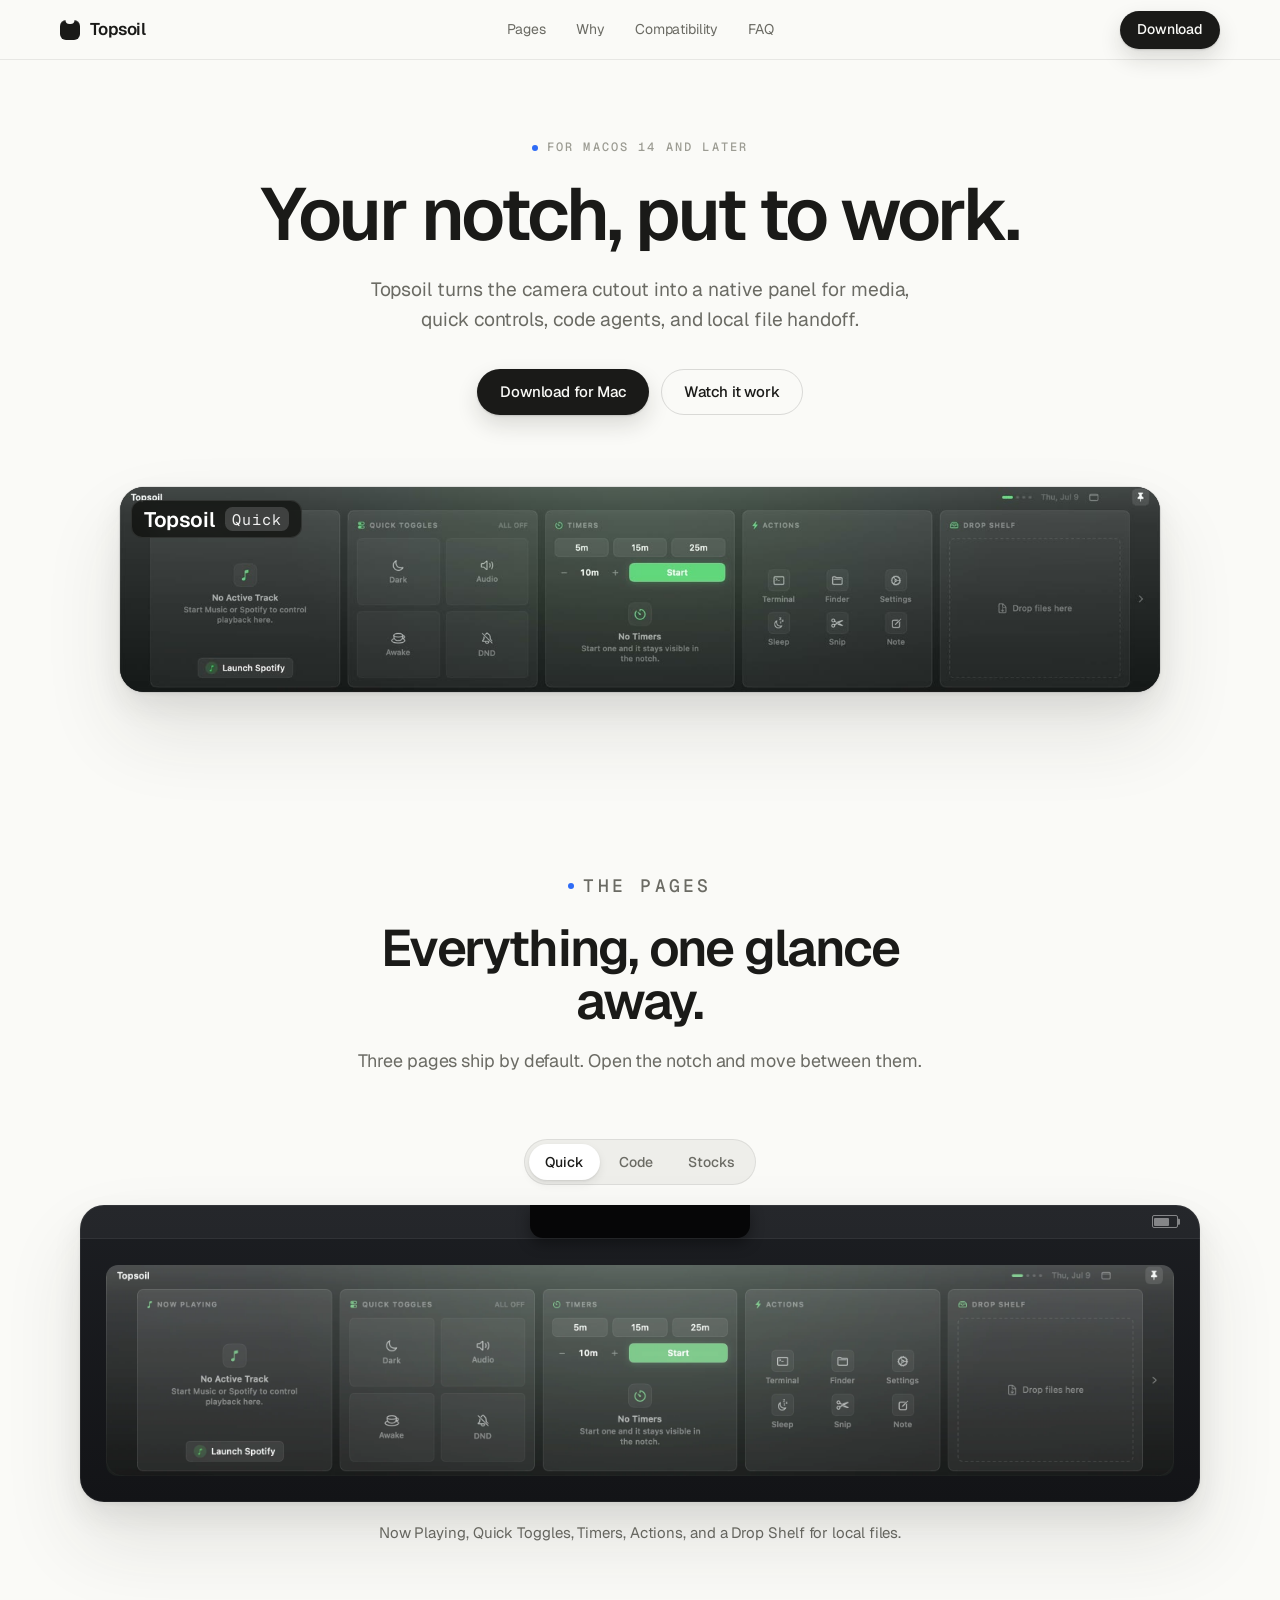
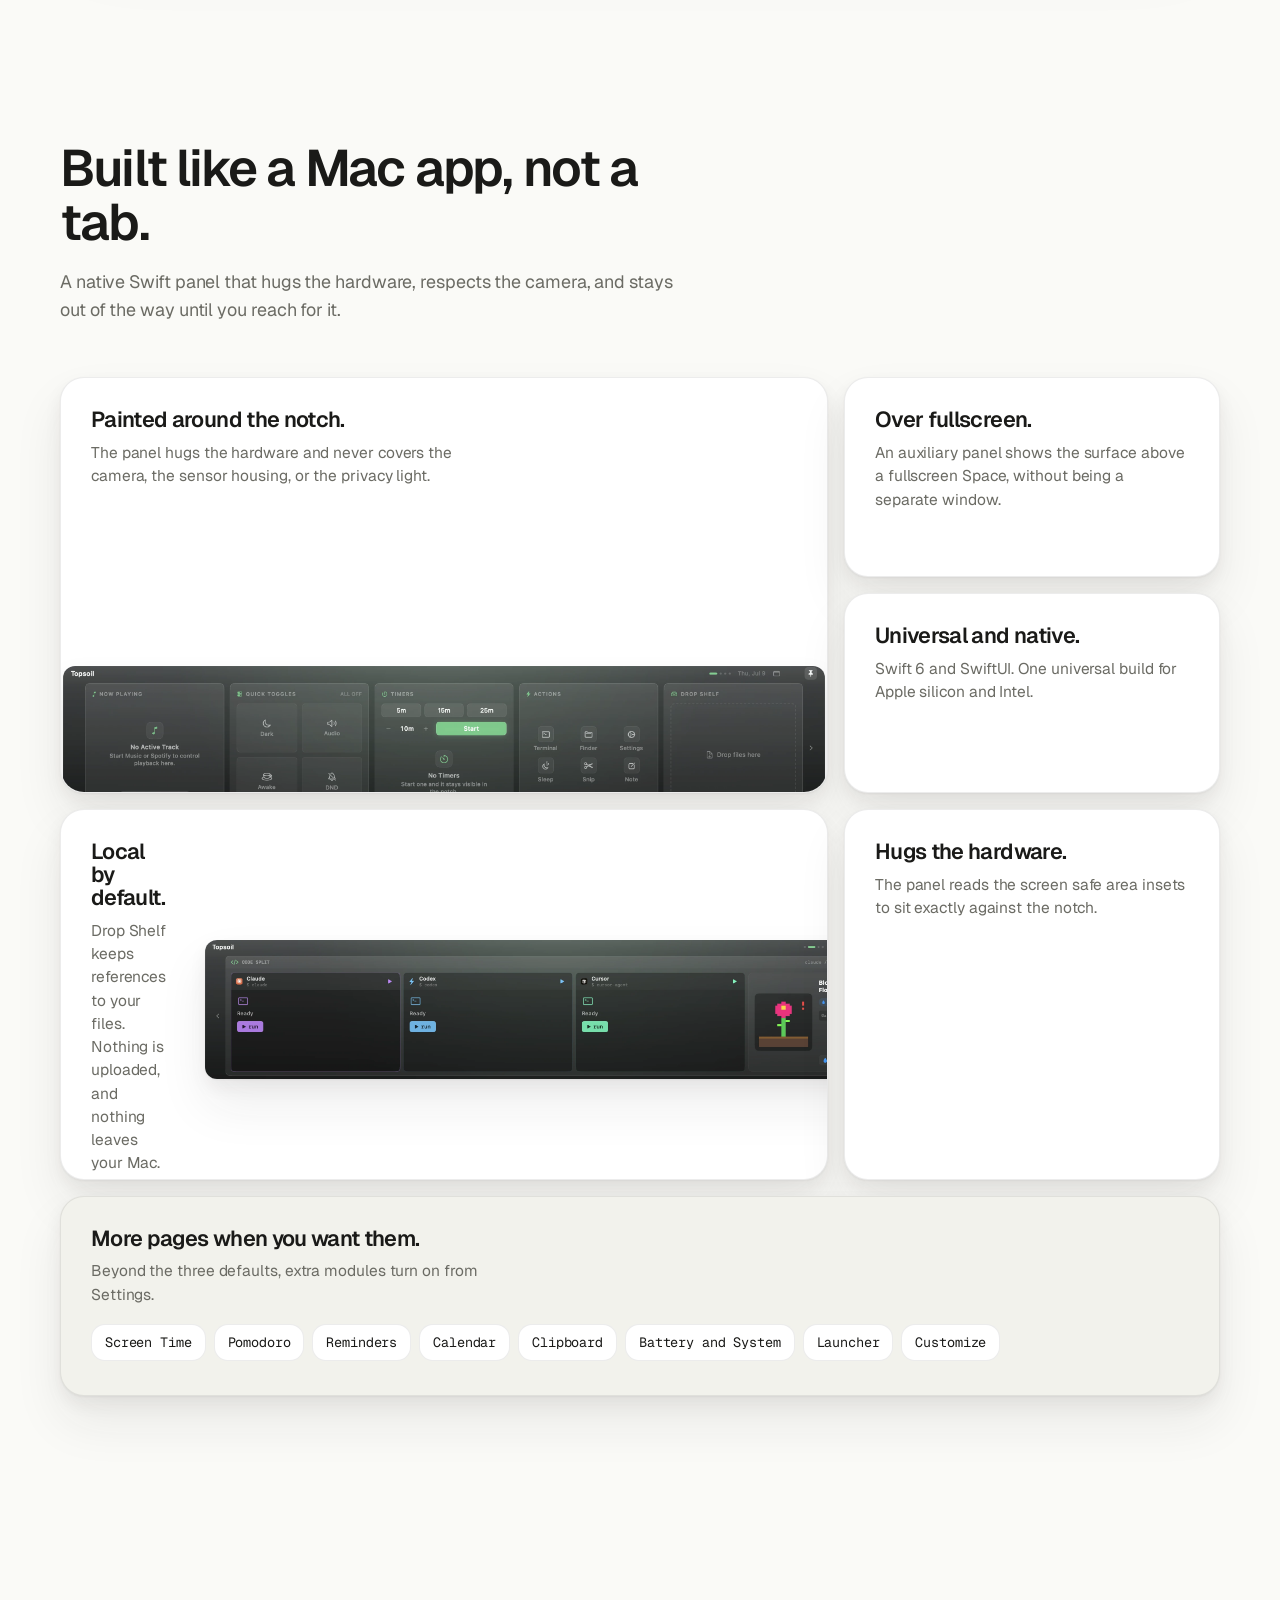
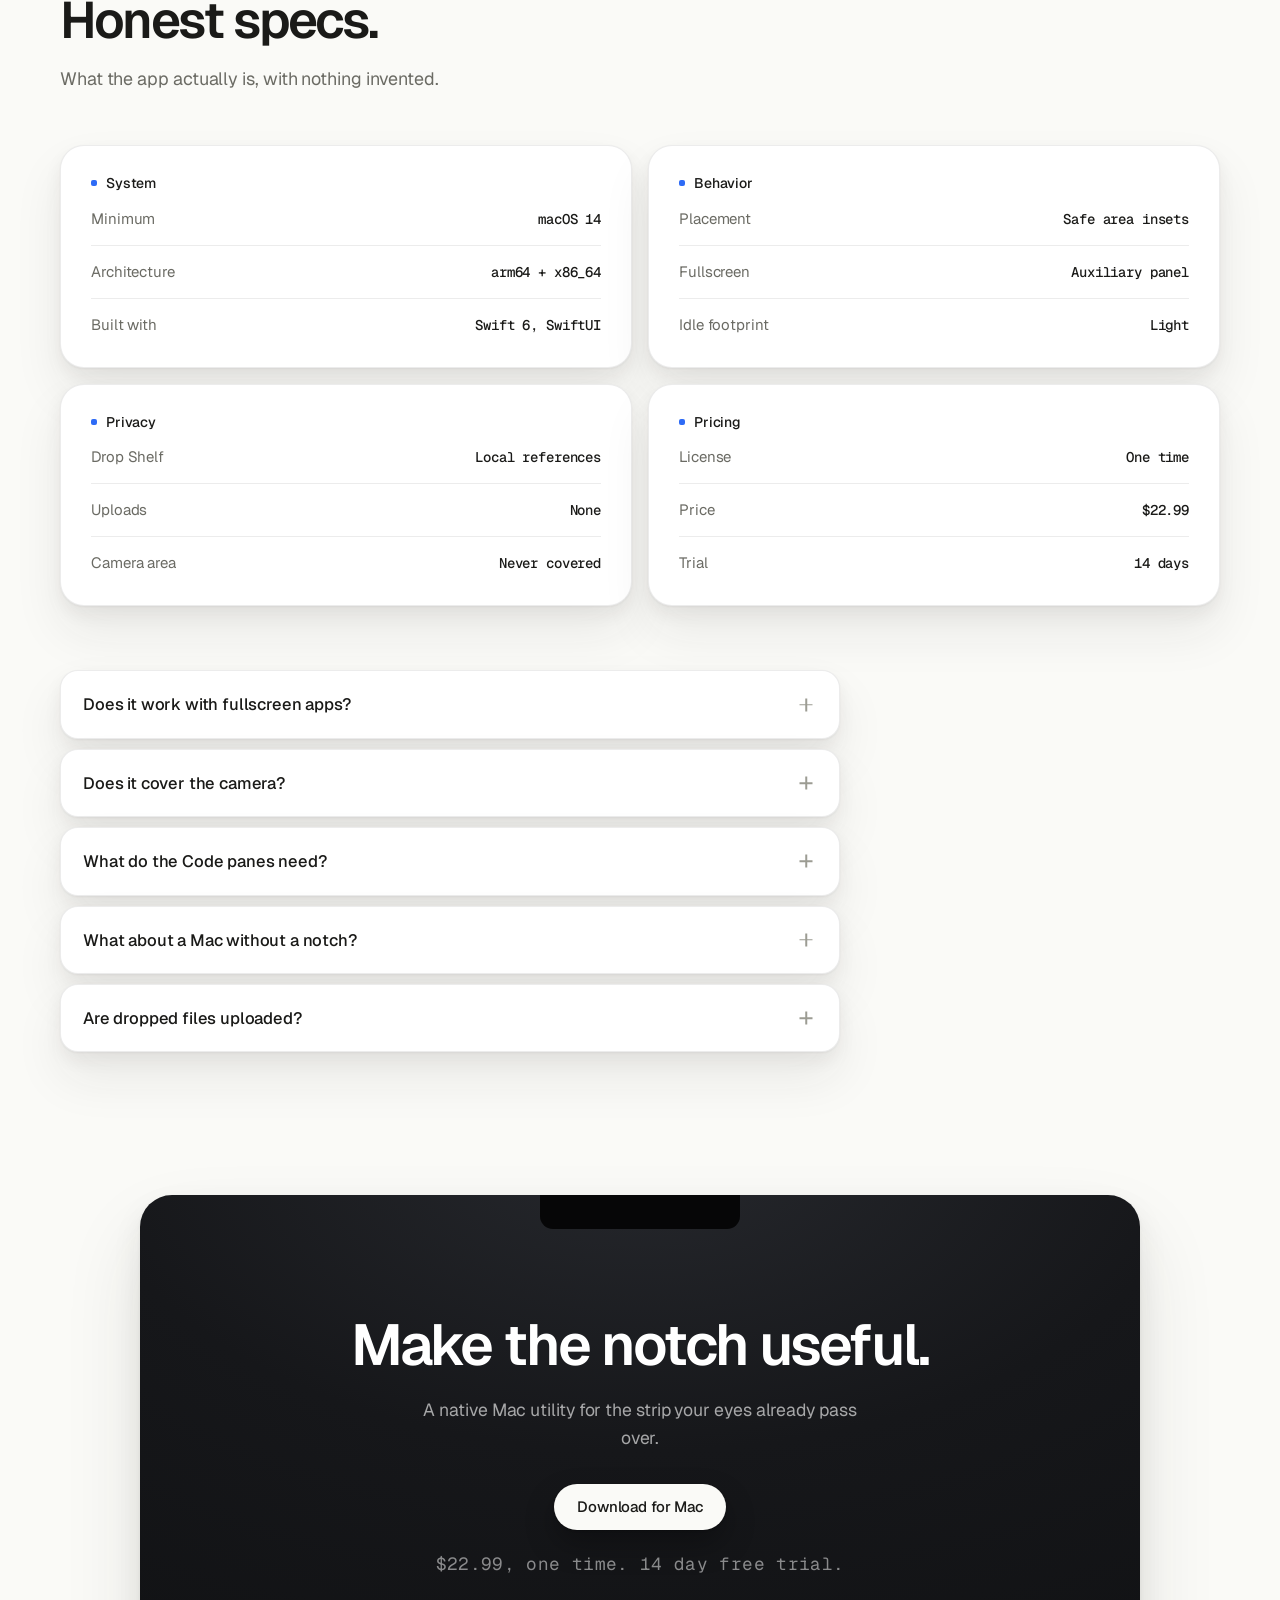
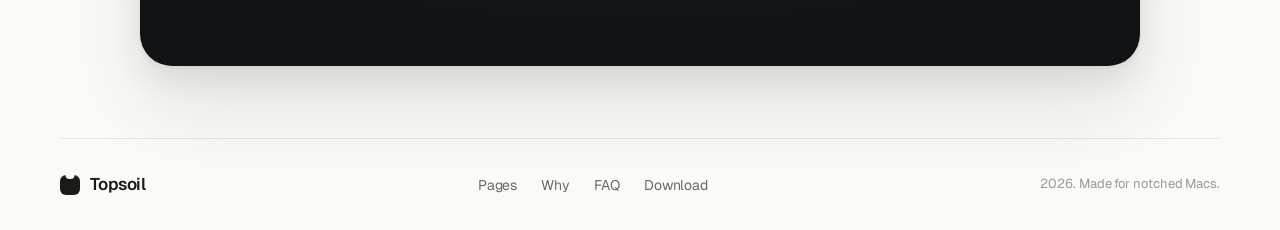
<file: website/index-editorial.html>
<!DOCTYPE html>
<html lang="en">
<head>
<meta charset="utf-8"/>
<meta name="viewport" content="width=device-width, initial-scale=1"/>
<title>Topsoil. The notch, put to work.</title>
<meta name="description" content="Topsoil turns the MacBook notch into a native macOS panel for media, quick controls, code agents, stocks, and local file handoff."/>
<script>document.documentElement.className='js';</script>
<link rel="preconnect" href="https://fonts.googleapis.com"/>
<link rel="preconnect" href="https://fonts.gstatic.com" crossorigin/>
<link href="https://fonts.googleapis.com/css2?family=Geist:wght@300;400;500;600;700&family=Geist+Mono:wght@400;500&display=swap" rel="stylesheet"/>
<style>
  :root{
    color-scheme: light;
    --paper: #FAFAF7;
    --paper-2: #F2F2EC;
    --card: #FFFFFF;
    --ink: #1A1A18;
    --graphite: #6B6B64;
    --stone: #9C9C93;
    --line: rgba(20,20,18,.08);
    --line-2: rgba(20,20,18,.14);
    --accent: #2E6BF6;
    --accent-soft: rgba(46,107,246,.12);
    --r-pill: 999px;
    --r-frame: 24px;
    --r-chip: 14px;
    --nav: 60px;
    --ease: cubic-bezier(.22,.61,.36,1);
    --drawer: cubic-bezier(.32,.72,0,1);
    --float: 0 1px 2px rgba(44,42,34,.05), 0 8px 18px rgba(44,42,34,.06), 0 26px 50px rgba(44,42,34,.08);
    --float-lg: 0 2px 4px rgba(44,42,34,.05), 0 14px 30px rgba(44,42,34,.08), 0 40px 80px rgba(44,42,34,.11);
  }

  *{ box-sizing: border-box; }

  html{
    background: var(--paper);
    scroll-behavior: smooth;
    -webkit-text-size-adjust: 100%;
  }

  body{
    margin: 0;
    background: var(--paper);
    color: var(--ink);
    font-family: 'Geist', -apple-system, BlinkMacSystemFont, 'Segoe UI', system-ui, sans-serif;
    font-size: 17px;
    line-height: 1.6;
    font-weight: 400;
    letter-spacing: -.005em;
    -webkit-font-smoothing: antialiased;
    text-rendering: optimizeLegibility;
    overflow-x: hidden;
  }

  img, video{ display: block; max-width: 100%; }
  a{ color: inherit; text-decoration: none; }
  button{ font: inherit; color: inherit; }
  h1,h2,h3{ margin: 0; font-weight: 600; letter-spacing: -.03em; line-height: 1.05; }
  p{ margin: 0; }

  ::selection{ background: var(--accent-soft); }

  :focus-visible{
    outline: 2px solid var(--accent);
    outline-offset: 3px;
    border-radius: 6px;
  }

  .wrap{ width: min(100% - 44px, 1160px); margin-inline: auto; }
  .visually-hidden{
    position: absolute; width: 1px; height: 1px; margin: -1px;
    padding: 0; border: 0; clip: rect(0 0 0 0); overflow: hidden; white-space: nowrap;
  }

  section[id]{ scroll-margin-top: calc(var(--nav) + 28px); }

  /* ---------- eyebrow ---------- */
  .eyebrow{
    display: inline-flex; align-items: center; gap: 9px;
    margin: 0 0 22px;
    font-family: 'Geist Mono', ui-monospace, SFMono-Regular, Menlo, monospace;
    font-size: 12px; font-weight: 500; letter-spacing: .18em;
    text-transform: uppercase; color: var(--stone);
  }
  .eyebrow::before{
    content: ""; width: 6px; height: 6px; border-radius: 50%;
    background: var(--accent);
  }

  /* ---------- buttons ---------- */
  .btn{
    display: inline-flex; align-items: center; justify-content: center; gap: 8px;
    min-height: 46px; padding: 0 22px;
    border: 1px solid transparent; border-radius: var(--r-pill);
    background: var(--ink); color: var(--paper);
    font-size: 15px; font-weight: 500; letter-spacing: -.01em;
    cursor: pointer;
    transition: transform .2s var(--ease), box-shadow .2s var(--ease), background .2s var(--ease);
    box-shadow: 0 1px 2px rgba(26,26,24,.16), 0 10px 22px rgba(26,26,24,.14);
  }
  .btn:hover{ transform: translateY(-1px); box-shadow: 0 2px 4px rgba(26,26,24,.18), 0 14px 30px rgba(26,26,24,.18); }
  .btn:active{ transform: translateY(0); }
  .btn.ghost{
    background: transparent; color: var(--ink);
    border-color: var(--line-2);
    box-shadow: none;
  }
  .btn.ghost:hover{ background: rgba(20,20,18,.04); box-shadow: none; transform: translateY(-1px); }
  .btn.light{
    background: var(--paper); color: var(--ink);
    box-shadow: 0 1px 2px rgba(0,0,0,.2), 0 14px 30px rgba(0,0,0,.28);
  }

  /* ---------- nav ---------- */
  .nav{
    position: sticky; top: 0; z-index: 50;
    height: var(--nav);
    background: rgba(250,250,247,.72);
    -webkit-backdrop-filter: saturate(1.5) blur(18px);
    backdrop-filter: saturate(1.5) blur(18px);
    border-bottom: 1px solid var(--line);
  }
  .nav-in{
    display: grid; grid-template-columns: 1fr auto 1fr; align-items: center;
    height: 100%;
  }
  .brand{
    justify-self: start;
    display: inline-flex; align-items: center; gap: 10px;
    font-size: 17px; font-weight: 600; letter-spacing: -.03em;
  }
  .brand-mark{
    position: relative; width: 20px; height: 20px; border-radius: 6px;
    background: var(--ink); box-shadow: inset 0 1px 0 rgba(255,255,255,.14);
  }
  .brand-mark::after{
    content: ""; position: absolute; left: 50%; top: -1px; transform: translateX(-50%);
    width: 9px; height: 5px; border-radius: 0 0 4px 4px; background: var(--paper);
  }
  .nav-links{
    justify-self: center;
    display: flex; align-items: center; gap: 30px;
    font-size: 14px; color: var(--graphite);
  }
  .nav-links a{ transition: color .18s var(--ease); }
  .nav-links a:hover{ color: var(--ink); }
  .nav-cta{
    justify-self: end;
    min-height: 38px; padding: 0 16px; font-size: 14px;
  }

  /* ---------- hero ---------- */
  .hero{
    position: relative;
    padding-top: clamp(48px, 8vh, 84px);
    padding-bottom: clamp(40px, 7vh, 72px);
    text-align: center;
  }
  .hero-copy{ width: min(100%, 760px); margin-inline: auto; }
  .hero .eyebrow{ margin-bottom: 20px; }
  .hero h1{
    font-size: clamp(2.7rem, 6.4vw, 4.6rem);
    line-height: 1.0;
    letter-spacing: -.04em;
    font-weight: 600;
  }
  .hero-sub{
    margin: 24px auto 0; max-width: 540px;
    color: var(--graphite); font-size: clamp(1.05rem, 1.6vw, 1.2rem);
    line-height: 1.55;
  }
  .hero-actions{
    display: flex; justify-content: center; gap: 12px; flex-wrap: wrap;
    margin-top: 34px;
  }
  .hero-media{
    position: relative;
    container-type: inline-size;
    width: min(100%, 1040px);
    margin: clamp(44px, 6vw, 72px) auto 0;
    border-radius: var(--r-frame);
    overflow: hidden;
    background: #0d0e10;
    box-shadow: var(--float-lg), 0 0 0 1px var(--line);
  }
  .hero-media video{ width: 100%; height: auto; }
  /* frosted menubar chip that occludes the baked top-left wordmark */
  .brand-chip{
    position: absolute; left: 1.1cqw; top: 6.5%;
    display: inline-flex; align-items: center; gap: .5em;
    padding: .34em .6em;
    min-width: 8.5cqw;
    border-radius: .55em;
    background: rgba(14,15,13,.74);
    -webkit-backdrop-filter: blur(10px); backdrop-filter: blur(10px);
    box-shadow: inset 0 0 0 1px rgba(255,255,255,.1);
    color: #fff;
    font-size: clamp(10px, 2.15cqw, 21px);
    line-height: 1;
    z-index: 3;
  }
  .brand-chip strong{ font-weight: 600; letter-spacing: -.02em; }
  .brand-chip span{
    font-family: 'Geist Mono', ui-monospace, monospace;
    font-size: .72em; letter-spacing: .06em;
    padding: .28em .5em; border-radius: .5em;
    background: rgba(255,255,255,.16); color: rgba(255,255,255,.92);
  }

  /* ---------- generic section heads ---------- */
  .section{ padding-block: clamp(72px, 11vh, 132px); }
  .head{ max-width: 620px; }
  .head.center{ margin-inline: auto; text-align: center; }
  .head h2{
    font-size: clamp(2rem, 4.4vw, 3.2rem);
    letter-spacing: -.035em;
  }
  .head p{
    margin-top: 18px; color: var(--graphite);
    font-size: clamp(1.02rem, 1.4vw, 1.15rem); line-height: 1.55;
  }

  /* ---------- pages / deck ---------- */
  .pages{ text-align: center; }
  .deck{
    width: min(100%, 1120px);
    margin: clamp(40px, 6vw, 64px) auto 0;
    display: grid; justify-items: center; gap: 20px;
  }
  .deck-tabs{
    display: inline-flex; gap: 3px; padding: 4px;
    border-radius: var(--r-pill);
    background: rgba(20,20,18,.05);
    border: 1px solid var(--line);
  }
  .deck-tab{
    border: 0; background: transparent; cursor: pointer;
    padding: .5em 1.15em; border-radius: var(--r-pill);
    font-size: 14px; font-weight: 500; color: var(--graphite);
    letter-spacing: -.01em;
    transition: color .2s var(--ease), background .2s var(--ease), box-shadow .2s var(--ease);
  }
  .deck-tab:hover{ color: var(--ink); }
  .deck-tab[aria-selected="true"]{
    background: var(--card); color: var(--ink);
    box-shadow: 0 1px 2px rgba(44,42,34,.1), 0 4px 10px rgba(44,42,34,.08);
  }

  .deck-device{
    position: relative;
    width: 100%;
    border-radius: var(--r-frame);
    background: linear-gradient(180deg, #1c1e22, #131417);
    box-shadow: var(--float-lg), inset 0 0 0 1px rgba(255,255,255,.06);
    overflow: hidden;
  }
  .deck-bar{
    position: relative; z-index: 2;
    display: flex; align-items: center; justify-content: flex-end;
    height: clamp(26px, 3.4vw, 34px);
    padding: 0 clamp(12px, 2.2vw, 22px);
    background: rgba(255,255,255,.04);
    border-bottom: 1px solid rgba(255,255,255,.06);
  }
  .deck-notch{
    position: absolute; left: 50%; top: 0; transform: translateX(-50%);
    width: clamp(120px, 20%, 220px); height: 100%;
    border: 0; padding: 0; cursor: pointer;
    background: #060607;
    border-radius: 0 0 13px 13px;
    box-shadow: 0 6px 14px rgba(0,0,0,.35);
    transition: transform .3s var(--ease);
  }
  .deck-notch::after{
    content: ""; position: absolute; left: 50%; bottom: 5px; transform: translateX(-50%) rotate(45deg);
    width: 6px; height: 6px; border-right: 1.5px solid rgba(255,255,255,.34); border-bottom: 1.5px solid rgba(255,255,255,.34);
    opacity: 0; transition: opacity .25s var(--ease), transform .3s var(--ease);
  }
  [data-deck][data-open="false"] .deck-notch::after{ opacity: .5; }
  .deck-status{
    display: inline-flex; align-items: center; gap: 8px;
    color: rgba(255,255,255,.55);
  }
  .deck-batt{
    position: relative; width: 1.55em; height: .78em;
    border: 1px solid currentColor; border-radius: 2px; opacity: .8;
  }
  .deck-batt::before{
    content: ""; position: absolute; inset: 1.5px; width: 62%;
    background: currentColor; border-radius: 1px;
  }
  .deck-batt::after{
    content: ""; position: absolute; right: -3px; top: 50%; transform: translateY(-50%);
    width: 2px; height: .38em; background: currentColor; border-radius: 0 1px 1px 0;
  }
  .deck-dot{ width: 5px; height: 5px; border-radius: 50%; background: currentColor; opacity: .7; }

  .deck-drawer{
    display: grid; grid-template-rows: 1fr;
    transition: grid-template-rows .44s var(--drawer);
  }
  .deck-drawer-inner{
    min-height: 0; overflow: hidden;
    transform-origin: top center;
    transition: transform .44s var(--drawer), opacity .38s var(--drawer), filter .44s var(--drawer);
  }
  .js [data-deck][data-open="false"] .deck-drawer{ grid-template-rows: 0fr; }
  .js [data-deck][data-open="false"] .deck-drawer-inner{
    transform: scale(.96); opacity: 0; filter: blur(4px);
  }
  .deck-desktop{ padding: clamp(10px, 2.4%, 26px); }
  .deck-stage{
    position: relative;
    aspect-ratio: 2680 / 528;
    border-radius: 12px;
    overflow: hidden;
  }
  .deck-img{
    position: absolute; inset: 0;
    width: 100%; height: 100%; object-fit: cover;
    opacity: 0; transform: scale(1.015); filter: blur(6px);
    transition: opacity .4s var(--ease), transform .4s var(--ease), filter .4s var(--ease);
    pointer-events: none;
  }
  .deck-img.is-active{ opacity: 1; transform: none; filter: none; }

  .deck-caption{
    max-width: 560px; color: var(--graphite);
    font-size: 15px; line-height: 1.5;
  }

  /* ---------- why / bento ---------- */
  .why-head{ margin-bottom: clamp(34px, 5vw, 54px); }
  .bento{
    display: grid;
    grid-template-columns: repeat(3, 1fr);
    gap: 16px;
  }
  .cell{
    position: relative; overflow: hidden;
    border-radius: var(--r-frame);
    background: var(--card);
    border: 1px solid var(--line);
    box-shadow: var(--float);
    padding: clamp(22px, 2.4vw, 30px);
    display: flex; flex-direction: column;
    min-height: 200px;
  }
  .cell h3{
    font-size: clamp(1.24rem, 1.7vw, 1.5rem);
    letter-spacing: -.03em; font-weight: 600;
  }
  .cell p{ margin-top: 10px; color: var(--graphite); font-size: 15.5px; line-height: 1.5; max-width: 42ch; }
  .cell-a{ grid-column: span 2; grid-row: span 2; }
  .cell-e{ grid-column: span 2; }
  .cell-f{ grid-column: span 3; background: var(--paper-2); }
  .cell.media{ padding-bottom: 0; }
  .cell.media .cell-copy{ padding-bottom: 4px; }
  .cell-shot{
    margin-top: auto; align-self: center;
    width: 108%; max-width: none;
    border-radius: 12px 12px 0 0;
    box-shadow: 0 -1px 0 rgba(255,255,255,.6), 0 18px 30px rgba(44,42,34,.14);
    transform: translateY(14%);
  }
  .cell-a .cell-shot{ transform: translateY(16%); }
  .cell-e{ flex-direction: row; align-items: center; gap: clamp(18px, 3vw, 40px); padding-bottom: clamp(22px, 2.4vw, 30px); }
  .cell-e .cell-copy{ flex: 1 1 44%; }
  .cell-e .cell-shot{ flex: 1 1 56%; margin: 0; width: 100%; transform: none; border-radius: 12px; box-shadow: var(--float); }
  .modules{
    display: flex; flex-wrap: wrap; gap: 8px; margin-top: 18px;
  }
  .modules span{
    padding: 7px 13px; border-radius: var(--r-chip);
    background: var(--card); border: 1px solid var(--line);
    font-size: 13.5px; color: var(--ink);
    font-family: 'Geist Mono', ui-monospace, monospace; letter-spacing: -.01em;
  }

  /* ---------- specs ---------- */
  .specs-grid{
    display: grid; grid-template-columns: repeat(2, 1fr);
    gap: 16px; margin-top: clamp(34px, 5vw, 52px);
  }
  .spec-card{
    border-radius: var(--r-frame);
    background: var(--card); border: 1px solid var(--line);
    box-shadow: var(--float);
    padding: clamp(22px, 2.4vw, 30px);
  }
  .spec-card h3{
    font-size: 14px; font-weight: 500; letter-spacing: -.01em;
    color: var(--ink);
    padding-bottom: 16px;
    display: flex; align-items: center; gap: 9px;
  }
  .spec-card h3::before{
    content: ""; width: 6px; height: 6px; border-radius: 2px; background: var(--accent);
  }
  .spec-card dl{ margin: 0; display: grid; gap: 14px; }
  .spec-card .row{
    display: flex; justify-content: space-between; align-items: baseline; gap: 20px;
    padding-top: 14px; border-top: 1px solid var(--line);
  }
  .spec-card .row:first-child{ border-top: 0; padding-top: 0; }
  .spec-card dt{ color: var(--graphite); font-size: 15px; }
  .spec-card dd{
    margin: 0; text-align: right; color: var(--ink); font-weight: 500;
    font-family: 'Geist Mono', ui-monospace, monospace; font-size: 14px; letter-spacing: -.01em;
  }

  /* ---------- faq ---------- */
  .faq{ width: min(100%, 780px); margin-top: clamp(40px, 6vw, 64px); display: grid; gap: 10px; }
  details{
    border-radius: 18px; border: 1px solid var(--line);
    background: var(--card); box-shadow: var(--float);
    overflow: hidden;
  }
  summary{
    display: flex; align-items: center; justify-content: space-between; gap: 18px;
    padding: 20px 22px; cursor: pointer; list-style: none;
    font-size: 16.5px; font-weight: 500; letter-spacing: -.01em; color: var(--ink);
  }
  summary::-webkit-details-marker{ display: none; }
  .q-sign{
    position: relative; flex: none; width: 22px; height: 22px;
    transition: transform .3s var(--ease);
  }
  .q-sign::before, .q-sign::after{
    content: ""; position: absolute; left: 50%; top: 50%; background: var(--stone);
    transition: background .2s var(--ease);
  }
  .q-sign::before{ width: 13px; height: 1.5px; transform: translate(-50%,-50%); }
  .q-sign::after{ width: 1.5px; height: 13px; transform: translate(-50%,-50%); }
  details[open] .q-sign{ transform: rotate(135deg); }
  details[open] .q-sign::before, details[open] .q-sign::after{ background: var(--accent); }
  .answer{ display: grid; grid-template-rows: 0fr; transition: grid-template-rows .32s var(--drawer); }
  details[open] .answer{ grid-template-rows: 1fr; }
  .answer > div{ min-height: 0; overflow: hidden; }
  .answer p{ padding: 0 22px 22px; color: var(--graphite); line-height: 1.6; font-size: 15.5px; max-width: 62ch; }

  /* ---------- finale ---------- */
  .finale{ padding-block: clamp(20px, 4vw, 44px) clamp(56px, 8vh, 96px); }
  .finale-card{
    position: relative; overflow: hidden;
    width: min(100%, 1000px); margin-inline: auto;
    border-radius: 32px;
    background: radial-gradient(120% 140% at 50% -10%, #26282d 0%, #16171a 46%, #101113 100%);
    color: #fff; text-align: center;
    padding: clamp(72px, 11vw, 120px) 24px clamp(56px, 8vw, 88px);
    box-shadow: var(--float-lg);
  }
  .finale-card::before{
    content: ""; position: absolute; left: 50%; top: 0; transform: translateX(-50%);
    width: clamp(120px, 22%, 200px); height: clamp(24px, 4vw, 34px);
    background: #060607; border-radius: 0 0 13px 13px;
  }
  .finale-card h2{
    font-size: clamp(2.2rem, 5vw, 3.6rem); letter-spacing: -.04em; font-weight: 600;
    max-width: 640px; margin-inline: auto;
  }
  .finale-card p{ margin: 20px auto 0; max-width: 440px; color: rgba(255,255,255,.62); font-size: 1.1rem; }
  .finale-card .btn{ margin-top: 32px; }
  .finale-price{
    margin-top: 20px !important;
    font-family: 'Geist Mono', ui-monospace, monospace; font-size: 13px;
    letter-spacing: .02em; color: rgba(255,255,255,.5) !important;
  }

  /* ---------- footer ---------- */
  footer{ border-top: 1px solid var(--line); padding-block: 32px; }
  .foot-in{ display: flex; align-items: center; justify-content: space-between; gap: 20px; flex-wrap: wrap; }
  .foot-links{ display: flex; gap: 24px; font-size: 14px; color: var(--graphite); }
  .foot-links a:hover{ color: var(--ink); }
  .foot-note{ color: var(--stone); font-size: 13px; }

  /* ---------- reveal ---------- */
  .js .reveal{
    opacity: 0; transform: translateY(20px);
    transition: opacity .7s var(--ease), transform .7s var(--ease);
  }
  .js .reveal.in{ opacity: 1; transform: none; }
  .js .reveal.d1{ transition-delay: .07s; }
  .js .reveal.d2{ transition-delay: .14s; }

  /* ---------- responsive ---------- */
  @media (max-width: 900px){
    .bento{ grid-template-columns: repeat(2, 1fr); }
    .cell-a{ grid-column: span 2; grid-row: auto; }
    .cell-e{ grid-column: span 2; }
    .cell-f{ grid-column: span 2; }
  }
  @media (max-width: 760px){
    .nav-links{ display: none; }
    .nav-in{ grid-template-columns: 1fr auto; }
  }
  @media (max-width: 640px){
    body{ font-size: 16px; }
    .bento{ grid-template-columns: 1fr; }
    .cell-a, .cell-e, .cell-f{ grid-column: auto; }
    .cell-e{ flex-direction: column; align-items: stretch; gap: 18px; }
    .cell-e .cell-shot{ width: 100%; }
    .specs-grid{ grid-template-columns: 1fr; }
    .hero-actions .btn{ flex: 1 1 auto; }
    .foot-in{ justify-content: center; text-align: center; }
  }

  @media (hover: hover){
    .cell{ transition: transform .28s var(--ease), box-shadow .28s var(--ease); }
    .cell:hover{ transform: translateY(-3px); box-shadow: var(--float-lg); }
    .deck-notch:hover{ transform: translateX(-50%) translateY(1px); }
  }

  @media (prefers-reduced-motion: reduce){
    *, *::before, *::after{
      transition-duration: .001ms !important;
      animation-duration: .001ms !important;
      scroll-behavior: auto !important;
    }
    .js .reveal{ opacity: 1 !important; transform: none !important; }
  }

  @supports not ((backdrop-filter: blur(1px)) or (-webkit-backdrop-filter: blur(1px))){
    .nav{ background: rgba(250,250,247,.96); }
    .brand-chip{ background: rgba(14,15,13,.95); }
  }
</style>
</head>
<body id="top">

<header class="nav">
  <div class="nav-in wrap">
    <a class="brand" href="#top" aria-label="Topsoil home">
      <span class="brand-mark" aria-hidden="true"></span>
      Topsoil
    </a>
    <nav class="nav-links" aria-label="Sections">
      <a href="#pages">Pages</a>
      <a href="#native">Why</a>
      <a href="#specs">Compatibility</a>
      <a href="#faq">FAQ</a>
    </nav>
    <a class="btn nav-cta" href="#download">Download</a>
  </div>
</header>

<main>
  <!-- HERO -->
  <section class="hero wrap" aria-labelledby="hero-title">
    <div class="hero-copy">
      <p class="eyebrow reveal">For macOS 14 and later</p>
      <h1 id="hero-title" class="reveal d1">Your notch, put to work.</h1>
      <p class="hero-sub reveal d2">Topsoil turns the camera cutout into a native panel for media, quick controls, code agents, and local file handoff.</p>
      <div class="hero-actions reveal d2">
        <a class="btn" href="#download">Download for Mac</a>
        <a class="btn ghost" href="#pages">Watch it work</a>
      </div>
    </div>

    <div class="hero-media reveal d2">
      <video autoplay muted loop playsinline poster="assets/demo_poster.jpg" aria-label="Topsoil panel expanding from the notch across the top of a Mac display">
        <source src="assets/demo.mp4" type="video/mp4"/>
      </video>
      <span class="brand-chip" aria-hidden="true"><strong>Topsoil</strong><span>Quick</span></span>
    </div>
  </section>

  <!-- PAGES / DECK -->
  <section id="pages" class="section pages wrap" aria-labelledby="pages-title">
    <div class="head center">
      <p class="eyebrow reveal">The pages</p>
      <h2 id="pages-title" class="reveal d1">Everything, one glance away.</h2>
      <p class="reveal d1">Three pages ship by default. Open the notch and move between them.</p>
    </div>

    <div class="deck reveal d1" data-deck data-open="false">
      <div class="deck-tabs" role="tablist" aria-label="Notch pages">
        <button class="deck-tab" type="button" role="tab" id="t-quick" data-tab="quick" aria-selected="true" aria-controls="deck-panel">Quick</button>
        <button class="deck-tab" type="button" role="tab" id="t-code" data-tab="code" aria-selected="false" tabindex="-1" aria-controls="deck-panel">Code</button>
        <button class="deck-tab" type="button" role="tab" id="t-stocks" data-tab="stocks" aria-selected="false" tabindex="-1" aria-controls="deck-panel">Stocks</button>
      </div>

      <div class="deck-device">
        <div class="deck-bar">
          <button class="deck-notch" type="button" aria-expanded="false" aria-controls="deck-drawer">
            <span class="visually-hidden">Toggle the notch panel</span>
          </button>
          <span class="deck-status" aria-hidden="true">
            <span class="deck-batt"></span>
          </span>
        </div>
        <div class="deck-drawer" id="deck-drawer">
          <div class="deck-drawer-inner">
            <div class="deck-desktop">
              <div class="deck-stage" id="deck-panel" role="tabpanel" aria-labelledby="t-quick">
                <img class="deck-img is-active" data-tab="quick" src="assets/panel_quick.webp" alt="Topsoil Quick page with Now Playing, Quick Toggles, Timers, Actions, and a Drop Shelf" loading="lazy" decoding="async"/>
                <img class="deck-img" data-tab="code" src="assets/panel_code.webp" alt="Topsoil Code page with claude, codex, and cursor command line panes" loading="lazy" decoding="async"/>
                <img class="deck-img" data-tab="stocks" src="assets/panel_stocks.webp" alt="Topsoil Stocks page listing tickers with price and daily change" loading="lazy" decoding="async"/>
              </div>
            </div>
          </div>
        </div>
      </div>

      <p class="deck-caption" data-caption>Now Playing, Quick Toggles, Timers, Actions, and a Drop Shelf for local files.</p>
    </div>
  </section>

  <!-- WHY / BENTO -->
  <section id="native" class="section wrap" aria-labelledby="native-title">
    <div class="head why-head">
      <h2 id="native-title" class="reveal">Built like a Mac app, not a tab.</h2>
      <p class="reveal d1">A native Swift panel that hugs the hardware, respects the camera, and stays out of the way until you reach for it.</p>
    </div>

    <div class="bento">
      <article class="cell cell-a media reveal">
        <div class="cell-copy">
          <h3>Painted around the notch.</h3>
          <p>The panel hugs the hardware and never covers the camera, the sensor housing, or the privacy light.</p>
        </div>
        <img class="cell-shot" src="assets/panel_quick.webp" alt="Topsoil Quick panel showing media, toggles, timers, actions, and a Drop Shelf" loading="lazy" decoding="async"/>
      </article>

      <article class="cell reveal d1">
        <h3>Over fullscreen.</h3>
        <p>An auxiliary panel shows the surface above a fullscreen Space, without being a separate window.</p>
      </article>

      <article class="cell reveal d2">
        <h3>Universal and native.</h3>
        <p>Swift 6 and SwiftUI. One universal build for Apple silicon and Intel.</p>
      </article>

      <article class="cell cell-e media reveal">
        <div class="cell-copy">
          <h3>Local by default.</h3>
          <p>Drop Shelf keeps references to your files. Nothing is uploaded, and nothing leaves your Mac.</p>
        </div>
        <img class="cell-shot" src="assets/panel_code.webp" alt="Topsoil Code panel with three command line tool panes" loading="lazy" decoding="async"/>
      </article>

      <article class="cell reveal d1">
        <h3>Hugs the hardware.</h3>
        <p>The panel reads the screen safe area insets to sit exactly against the notch.</p>
      </article>

      <article class="cell cell-f reveal">
        <h3>More pages when you want them.</h3>
        <p>Beyond the three defaults, extra modules turn on from Settings.</p>
        <div class="modules" aria-label="Optional modules">
          <span>Screen Time</span><span>Pomodoro</span><span>Reminders</span><span>Calendar</span>
          <span>Clipboard</span><span>Battery and System</span><span>Launcher</span><span>Customize</span>
        </div>
      </article>
    </div>
  </section>

  <!-- SPECS -->
  <section id="specs" class="section wrap" aria-labelledby="specs-title">
    <div class="head">
      <h2 id="specs-title" class="reveal">Honest specs.</h2>
      <p class="reveal d1">What the app actually is, with nothing invented.</p>
    </div>

    <div class="specs-grid">
      <div class="spec-card reveal">
        <h3>System</h3>
        <dl>
          <div class="row"><dt>Minimum</dt><dd>macOS 14</dd></div>
          <div class="row"><dt>Architecture</dt><dd>arm64 + x86_64</dd></div>
          <div class="row"><dt>Built with</dt><dd>Swift 6, SwiftUI</dd></div>
        </dl>
      </div>
      <div class="spec-card reveal d1">
        <h3>Behavior</h3>
        <dl>
          <div class="row"><dt>Placement</dt><dd>Safe area insets</dd></div>
          <div class="row"><dt>Fullscreen</dt><dd>Auxiliary panel</dd></div>
          <div class="row"><dt>Idle footprint</dt><dd>Light</dd></div>
        </dl>
      </div>
      <div class="spec-card reveal">
        <h3>Privacy</h3>
        <dl>
          <div class="row"><dt>Drop Shelf</dt><dd>Local references</dd></div>
          <div class="row"><dt>Uploads</dt><dd>None</dd></div>
          <div class="row"><dt>Camera area</dt><dd>Never covered</dd></div>
        </dl>
      </div>
      <div class="spec-card reveal d1">
        <h3>Pricing</h3>
        <dl>
          <div class="row"><dt>License</dt><dd>One time</dd></div>
          <div class="row"><dt>Price</dt><dd>$22.99</dd></div>
          <div class="row"><dt>Trial</dt><dd>14 days</dd></div>
        </dl>
      </div>
    </div>

    <!-- FAQ -->
    <div id="faq" class="faq" style="scroll-margin-top: calc(var(--nav) + 28px);">
      <details class="reveal">
        <summary>Does it work with fullscreen apps?<span class="q-sign" aria-hidden="true"></span></summary>
        <div class="answer"><div><p>Yes. The panel uses auxiliary panel behavior, so it appears over a fullscreen Space without becoming a separate app window.</p></div></div>
      </details>
      <details class="reveal">
        <summary>Does it cover the camera?<span class="q-sign" aria-hidden="true"></span></summary>
        <div class="answer"><div><p>No. The interface is shaped around the hardware notch. It never covers the camera, the sensor housing, or the privacy light.</p></div></div>
      </details>
      <details class="reveal">
        <summary>What do the Code panes need?<span class="q-sign" aria-hidden="true"></span></summary>
        <div class="answer"><div><p>Install the matching command line tools. Topsoil resolves Claude, Codex, and Cursor (including Cursor's cursor-agent) from your shell paths.</p></div></div>
      </details>
      <details class="reveal">
        <summary>What about a Mac without a notch?<span class="q-sign" aria-hidden="true"></span></summary>
        <div class="answer"><div><p>It still runs. When no physical notch is detected, the panel anchors to the top center of the main display.</p></div></div>
      </details>
      <details class="reveal">
        <summary>Are dropped files uploaded?<span class="q-sign" aria-hidden="true"></span></summary>
        <div class="answer"><div><p>No. Drop Shelf keeps local references only. Your files stay where they are unless you move them.</p></div></div>
      </details>
    </div>
  </section>

  <!-- FINALE -->
  <section id="download" class="finale wrap" aria-labelledby="download-title">
    <div class="finale-card reveal">
      <h2 id="download-title">Make the notch useful.</h2>
      <p>A native Mac utility for the strip your eyes already pass over.</p>
      <a class="btn light" href="https://github.com/Davey2Waveyy/Topsoil/releases/latest" target="_blank" rel="noopener">Download for Mac</a>
      <p class="finale-price">$22.99, one time. 14 day free trial.</p>
    </div>
  </section>
</main>

<footer class="wrap">
  <div class="foot-in">
    <a class="brand" href="#top" aria-label="Topsoil home">
      <span class="brand-mark" aria-hidden="true"></span>
      Topsoil
    </a>
    <nav class="foot-links" aria-label="Footer">
      <a href="#pages">Pages</a>
      <a href="#native">Why</a>
      <a href="#faq">FAQ</a>
      <a href="#download">Download</a>
    </nav>
    <p class="foot-note">2026. Made for notched Macs.</p>
  </div>
</footer>

<script>
(function(){
  var reduce = window.matchMedia('(prefers-reduced-motion: reduce)').matches;

  /* reveal on scroll */
  var reveals = [].slice.call(document.querySelectorAll('.reveal'));
  if (reduce || !('IntersectionObserver' in window)){
    reveals.forEach(function(el){ el.classList.add('in'); });
  } else {
    var ro = new IntersectionObserver(function(entries){
      entries.forEach(function(e){
        if (e.isIntersecting){ e.target.classList.add('in'); ro.unobserve(e.target); }
      });
    }, { threshold: 0.14, rootMargin: '0px 0px -8% 0px' });
    reveals.forEach(function(el){ ro.observe(el); });
  }

  /* notch deck */
  var deck = document.querySelector('[data-deck]');
  if (!deck) return;
  var tabs = [].slice.call(deck.querySelectorAll('.deck-tab'));
  var imgs = [].slice.call(deck.querySelectorAll('.deck-img'));
  var notch = deck.querySelector('.deck-notch');
  var stage = deck.querySelector('.deck-stage');
  var caption = deck.querySelector('[data-caption]');
  var copy = {
    quick: 'Now Playing, Quick Toggles, Timers, Actions, and a Drop Shelf for local files.',
    code: 'Claude, Codex, and Cursor command line tools, each in its own pane.',
    stocks: 'Tickers, repositories, and installed coding skills at a glance.'
  };

  function setOpen(open){
    deck.dataset.open = open ? 'true' : 'false';
    notch.setAttribute('aria-expanded', open ? 'true' : 'false');
  }

  function select(name, focus){
    tabs.forEach(function(t){
      var on = t.dataset.tab === name;
      t.setAttribute('aria-selected', on ? 'true' : 'false');
      t.tabIndex = on ? 0 : -1;
      if (on){
        stage.setAttribute('aria-labelledby', t.id);
        if (focus) t.focus();
      }
    });
    imgs.forEach(function(im){ im.classList.toggle('is-active', im.dataset.tab === name); });
    if (caption && copy[name]) caption.textContent = copy[name];
    setOpen(true);
  }

  tabs.forEach(function(t, i){
    t.addEventListener('click', function(){ select(t.dataset.tab, false); });
    t.addEventListener('keydown', function(e){
      var n = tabs.length, k = e.key;
      if (k === 'ArrowRight' || k === 'ArrowDown'){ e.preventDefault(); select(tabs[(i+1)%n].dataset.tab, true); }
      else if (k === 'ArrowLeft' || k === 'ArrowUp'){ e.preventDefault(); select(tabs[(i-1+n)%n].dataset.tab, true); }
      else if (k === 'Home'){ e.preventDefault(); select(tabs[0].dataset.tab, true); }
      else if (k === 'End'){ e.preventDefault(); select(tabs[n-1].dataset.tab, true); }
    });
  });

  notch.addEventListener('click', function(){ setOpen(deck.dataset.open !== 'true'); });

  /* first-time reveal: start collapsed, expand once on scroll-in */
  if (reduce){
    setOpen(true);
  } else if ('IntersectionObserver' in window){
    var io = new IntersectionObserver(function(entries){
      entries.forEach(function(e){ if (e.isIntersecting){ setOpen(true); io.disconnect(); } });
    }, { threshold: 0.35 });
    io.observe(deck);
  } else {
    setOpen(true);
  }
})();
</script>
</body>
</html>
</file>
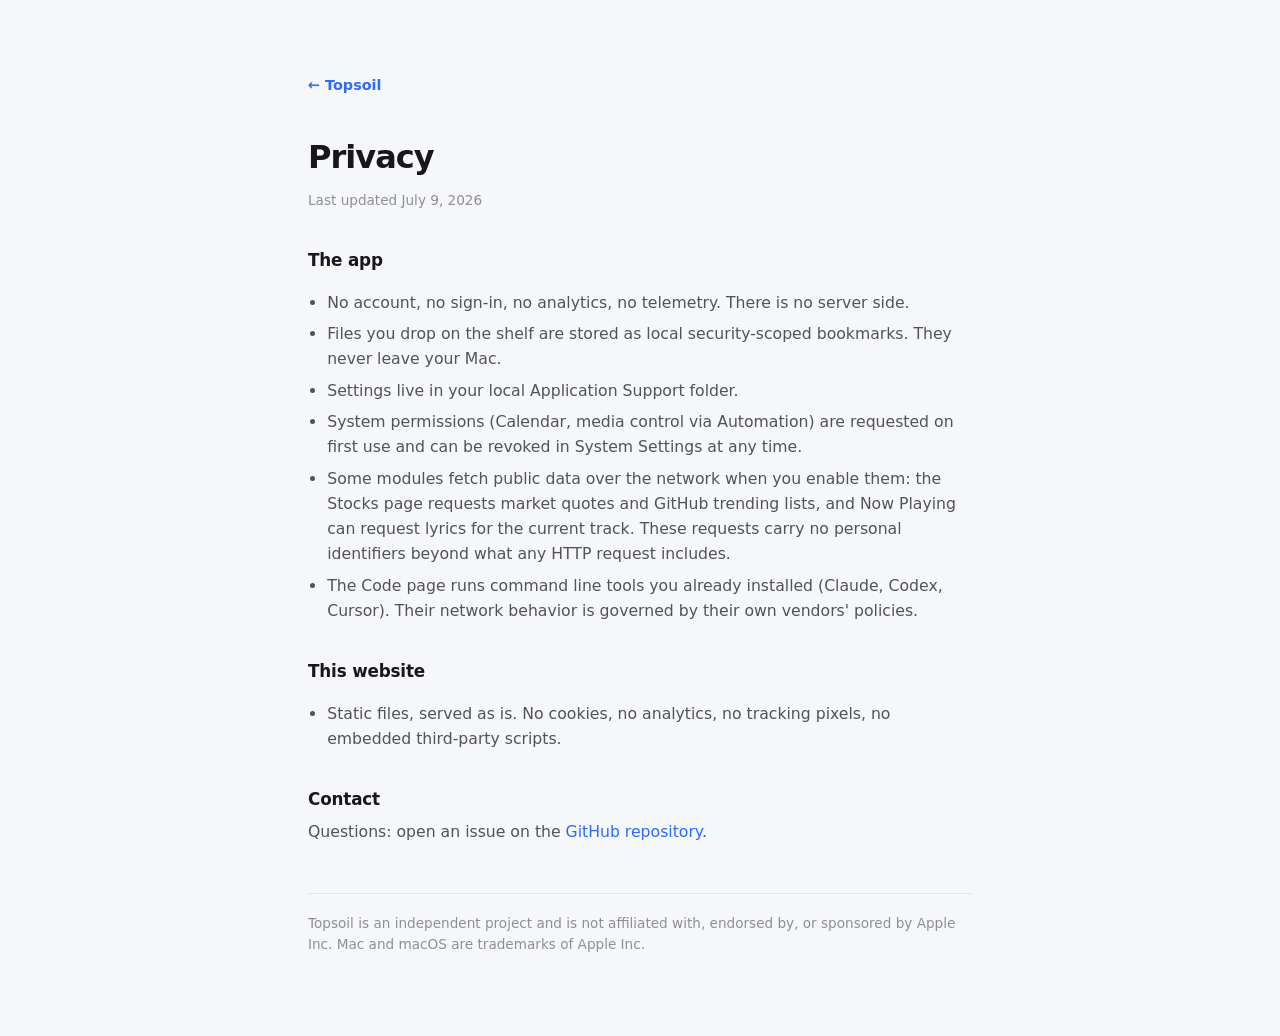
<file: website/privacy.html>
<!doctype html>
<html lang="en">
<head>
<meta charset="utf-8"/>
<meta name="viewport" content="width=device-width, initial-scale=1"/>
<title>Privacy. Topsoil</title>
<meta name="description" content="What Topsoil does and does not do with your data."/>
<link rel="icon" href="assets/logo.svg" type="image/svg+xml"/>
<style>
  :root{ --ink:#18181b; --body:#52525b; --mute:#8e8e96; --hair:rgba(24,24,27,.08); --surface:#f6f7f9; }
  *{ box-sizing:border-box; }
  body{
    margin:0; background:var(--surface); color:var(--ink);
    font-family:-apple-system, BlinkMacSystemFont, "SF Pro Text", "Helvetica Neue", ui-sans-serif, system-ui, sans-serif;
    -webkit-font-smoothing:antialiased; line-height:1.6;
  }
  main{ max-width:44rem; margin:0 auto; padding:4.5rem 1.25rem 5rem; }
  h1{ font-size:2rem; letter-spacing:-.03em; margin:0 0 .4rem; }
  h2{ font-size:1.05rem; letter-spacing:-.01em; margin:2.2rem 0 .4rem; }
  p, li{ color:var(--body); font-size:.98rem; margin:.4rem 0; }
  ul{ padding-left:1.2rem; }
  a{ color:#2e6bf6; text-decoration:none; }
  a:hover{ text-decoration:underline; }
  .back{ display:inline-block; margin-bottom:2.2rem; font-weight:600; font-size:.9rem; }
  .stamp{ color:var(--mute); font-size:.85rem; }
  footer{ border-top:1px solid var(--hair); margin-top:3rem; padding-top:1.2rem; color:var(--mute); font-size:.85rem; }
</style>
</head>
<body>
<main>
  <a class="back" href="index.html">&larr; Topsoil</a>
  <h1>Privacy</h1>
  <p class="stamp">Last updated July 9, 2026</p>

  <h2>The app</h2>
  <ul>
    <li>No account, no sign-in, no analytics, no telemetry. There is no server side.</li>
    <li>Files you drop on the shelf are stored as local security-scoped bookmarks. They never leave your Mac.</li>
    <li>Settings live in your local Application Support folder.</li>
    <li>System permissions (Calendar, media control via Automation) are requested on first use and can be revoked in System Settings at any time.</li>
    <li>Some modules fetch public data over the network when you enable them: the Stocks page requests market quotes and GitHub trending lists, and Now Playing can request lyrics for the current track. These requests carry no personal identifiers beyond what any HTTP request includes.</li>
    <li>The Code page runs command line tools you already installed (Claude, Codex, Cursor). Their network behavior is governed by their own vendors' policies.</li>
  </ul>

  <h2>This website</h2>
  <ul>
    <li>Static files, served as is. No cookies, no analytics, no tracking pixels, no embedded third-party scripts.</li>
  </ul>

  <h2>Contact</h2>
  <p>Questions: open an issue on the <a href="https://github.com/Davey2Waveyy/Topsoil" target="_blank" rel="noopener">GitHub repository</a>.</p>

  <footer>
    Topsoil is an independent project and is not affiliated with, endorsed by, or sponsored by Apple Inc.
    Mac and macOS are trademarks of Apple Inc.
  </footer>
</main>
</body>
</html>
</file>
